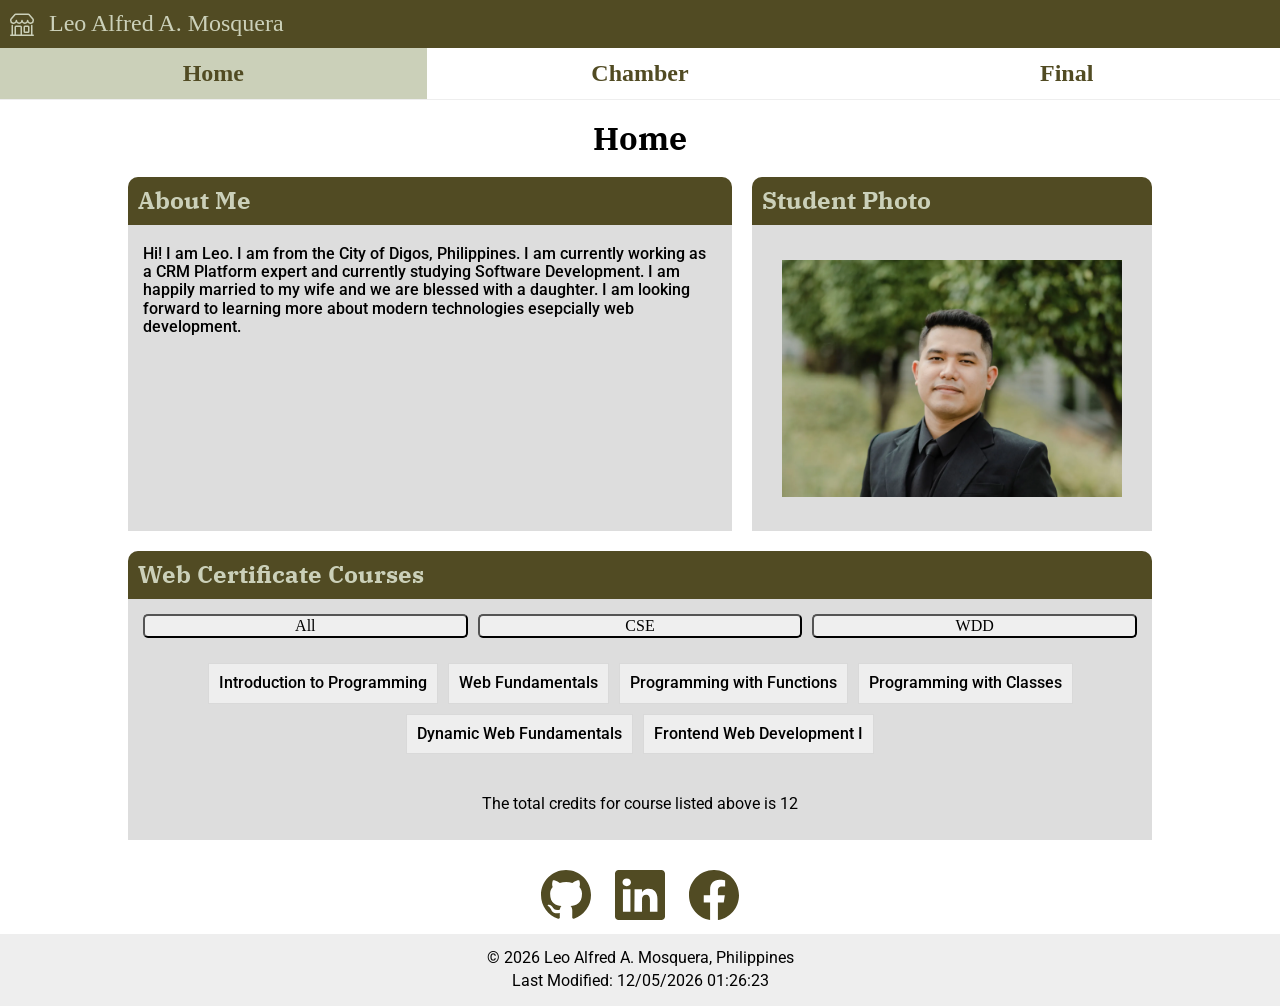
<file: index.html>
<!DOCTYPE html>
<html lang="en">

<head>
    <meta charset="UTF-8">
    <meta name="viewport" content="width=device-width, initial-scale=1.0">
    <title>WDD 231 - Leo Alfred A. Mosquera</title>
    <meta name="description"
        content="Homepage for my WDD 231: Web Frontend Development at Brigham Young University - Idaho">
    <meta name="author" content="Leo Alfred A. Mosquera">
    <meta property="og:title" content="WDD 231 - Leo Alfred A. Mosquera">
    <meta property="og:description"
        content="Homepage for my WDD 231: Web Frontend Development at Brigham Young University - Idaho">
    <meta property="og:image" content="https://i.ibb.co/7xf0WR2x/Alfdev-Orbit-Tech-Logo.png">
    <meta property="og:url" content="https://leoaam24.github.io/wdd231/">

    <link href="./styles/normalize.css" rel="stylesheet">
    <link href="./styles/small.css" rel="stylesheet">
    <link href="./styles/larger.css" rel="stylesheet">

    <link rel="icon" href="./favicon.ico">

    <link rel="preconnect" href="https://fonts.googleapis.com">
    <link rel="preconnect" href="https://fonts.gstatic.com" crossorigin>
    <link
        href="https://fonts.googleapis.com/css2?family=IBM+Plex+Serif:ital,wght@0,100;0,200;0,300;0,400;0,500;0,600;0,700;1,100;1,200;1,300;1,400;1,500;1,600;1,700&family=Roboto:ital,wght@0,100..900;1,100..900&display=swap"
        rel="stylesheet" media="print" onload="this.media='all'">

    <script src="./scripts/index.js" defer></script>
    <script src="./scripts/courses.js" defer></script>
</head>

<body>
    <header>
        <img src="./images/shop.svg" alt="personal-logo" id="personalLogo">
        <span id="myName">Leo Alfred A. Mosquera</span>
        <span id="hmbrgrBtn" class="hmbrgrBtn"></span>
    </header>
    <nav>
        <a class="navItem current" href="#">Home</a>
        <a class="navItem" href="#">Chamber</a>
        <a class="navItem" href="#">Final</a>
    </nav>
    <main>
        <h1>Home</h1>
        <section id="aboutMe" class="sectionCard">
            <h2>About Me</h2>
            <p>Hi! I am Leo. I am from the City of Digos, Philippines. I am currently working as a CRM Platform
                expert and
                currently studying Software Development. I am happily married to my wife and we are blessed with a
                daughter. I am looking forward to learning more about modern technologies esepcially web
                development.</p>
        </section>
        <section id="studentPhoto" class="sectionCard">
            <h2>Student Photo</h2>
            <img src="./images/profile.webp" alt="my-photo" width="400">
        </section>
        <section id="courses" class="sectionCard">
            <h2>Web Certificate Courses</h2>
            <div id="buttonSelection">
                <button id="All">All</button>
                <button id="CSE">CSE</button>
                <button id="WDD">WDD</button>
            </div>
            <div id="buttonResults">
            </div>
            <p>The total credits for course listed above is <span id="totalCredits"></span> </p>
        </section>
        <dialog id="course-details">
        </dialog>
    </main>
    <footer>
        <div id="socialLinks">
            <a href="https://github.com/leoaam24/wdd231"><img src="./images/github.svg" alt="github-icon"
                    width="50"></a>
            <a href="https://www.linkedin.com/in/leo-alfred-mosquera-005425144/"><img src="./images/linkedin.svg"
                    alt="linkedIn-icon" width="50"></a>
            <a href="https://www.facebook.com/leoaam24/"><img src="./images/facebook.svg" alt="facebook-icon"
                    width="50"></a>
        </div>
        <div id="footerText">
            <p>© <span id="currentyear"></span> Leo Alfred A. Mosquera, Philippines</p>
            <p>Last Modified: <span id="lastModified"></span></p>
        </div>
    </footer>
</body>

</html>
</file>
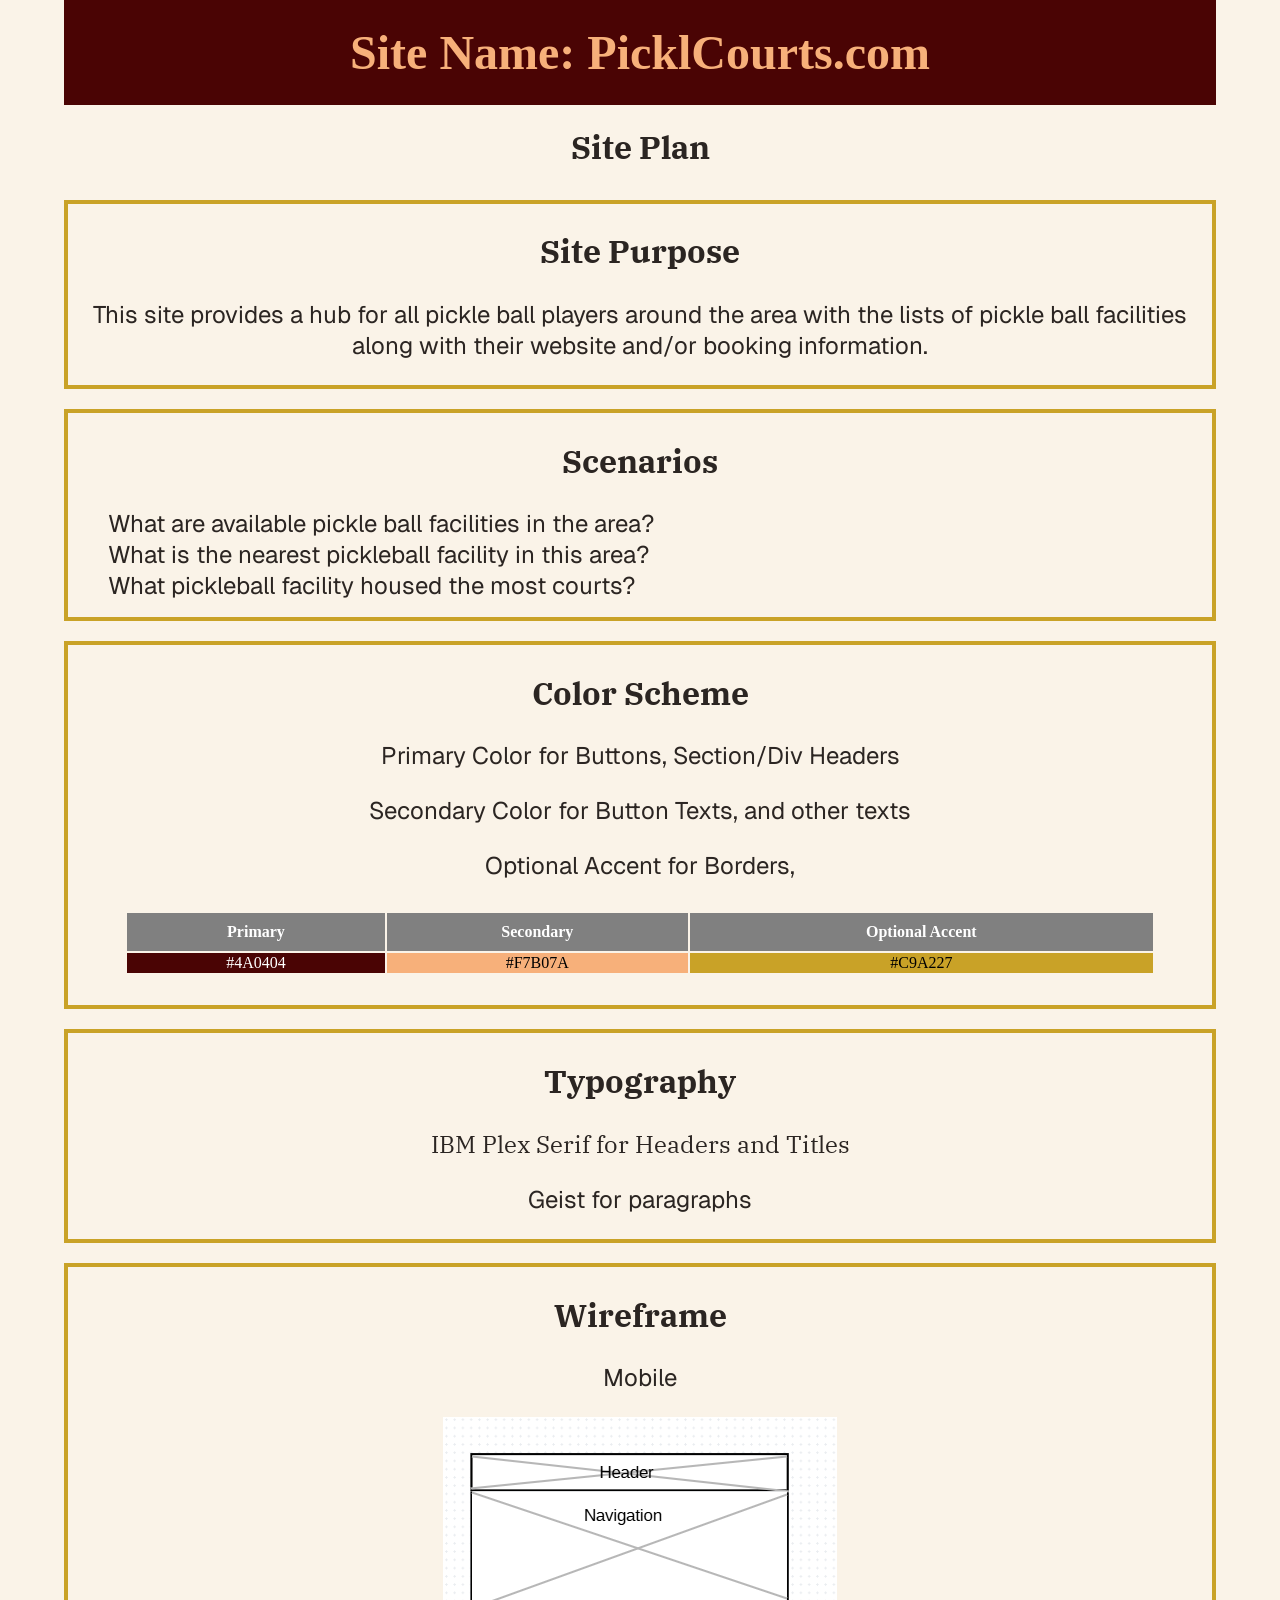
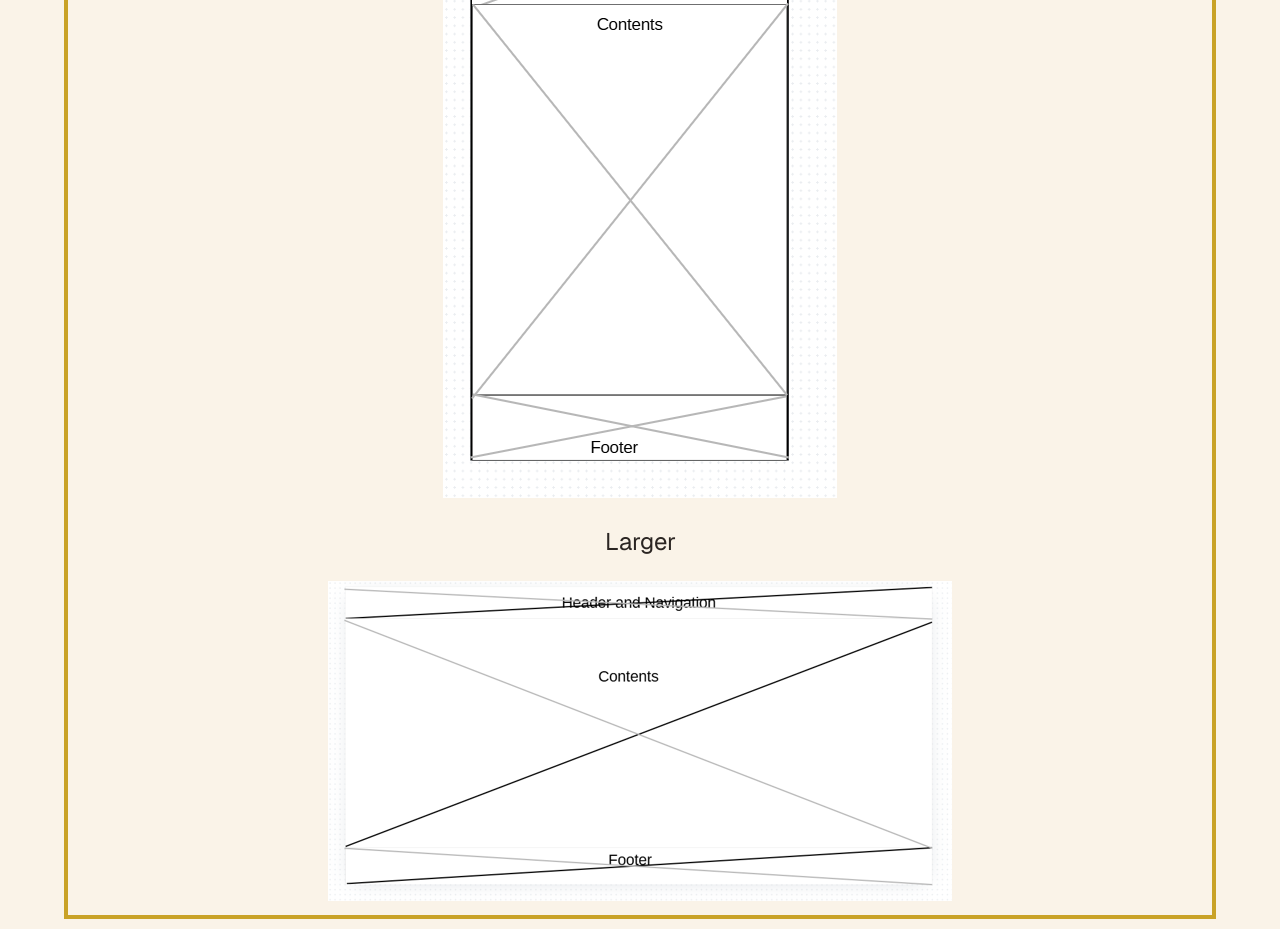
<file: picklCourts-site-plan.html>
<!DOCTYPE html>
<html lang="en">

<head>
    <meta charset="UTF-8">
    <meta name="viewport" content="width=device-width, initial-scale=1.0">
    <title>PicklCourts Site Plan Page</title>
    <link rel="stylesheet" href="./styles/siteplan.css">

    <link rel="preconnect" href="https://fonts.googleapis.com">
    <link rel="preconnect" href="https://fonts.gstatic.com" crossorigin>
    <link
        href="https://fonts.googleapis.com/css2?family=Geist:ital,wght@0,100..900;1,100..900&family=IBM+Plex+Serif:ital,wght@0,100;0,200;0,300;0,400;0,500;0,600;0,700;1,100;1,200;1,300;1,400;1,500;1,600;1,700&display=swap"
        rel="stylesheet">

</head>

<body>
    <header>
        Site Name: PicklCourts.com
    </header>
    <main>
        <h1>Site Plan</h1>
        <div id="purpose">
            <h2 class="purposeTitle">Site Purpose</h2>
            <p>This site provides a hub for all pickle ball players around the area with the lists of pickle ball
                facilities along
                with their website and/or booking information.</p>
        </div>
        <div id="scenarios">
            <h2 class="scenariosTitle">Scenarios</h2>
            <ol class="scenarioLists">
                <li class="scenarios">What are available pickle ball facilities in the area?</li>
                <li class="scenarios">What is the nearest pickleball facility in this area?</li>
                <li class="scenarios">What pickleball facility housed the most courts?</li>
            </ol>
        </div>
        <div id="colors">
            <h2 class="colorTitle">Color Scheme</h2>
            <p> Primary Color for Buttons, Section/Div Headers</p>
            <p> Secondary Color for Button Texts, and other texts</p>
            <p> Optional Accent for Borders, </p>
            <table class="colors">
                <tr>
                    <th>Primary</th>
                    <th>Secondary</th>
                    <th>Optional Accent</th>
                </tr>
                <tr>
                    <td id="primaryc">#4A0404</td>
                    <td id="secondaryc">#F7B07A</td>
                    <td id="optionalc">#C9A227</td>
                </tr>
            </table>
        </div>
        <div id="typography">
            <h2 class="typoTitle">Typography</h2>
            <p id="ibmplex">IBM Plex Serif for Headers and Titles</p>
            <p id="geist">Geist for paragraphs</p>
        </div>
        <div id="wireframe">
            <h2 class="wireframeTitle">Wireframe</h2>
            <div class="wireframes">
                <p>Mobile</p>
                <img src="./images/wireframe-mobile.png" alt="image of mobile version of wireframe">
            </div>
            <div class="wireframes">
                <p>Larger</p>
                <img src="./images/wireframe-larger.png" alt="image of larger view version of wireframe">
            </div>
        </div>
    </main>
</body>

</html>
</file>
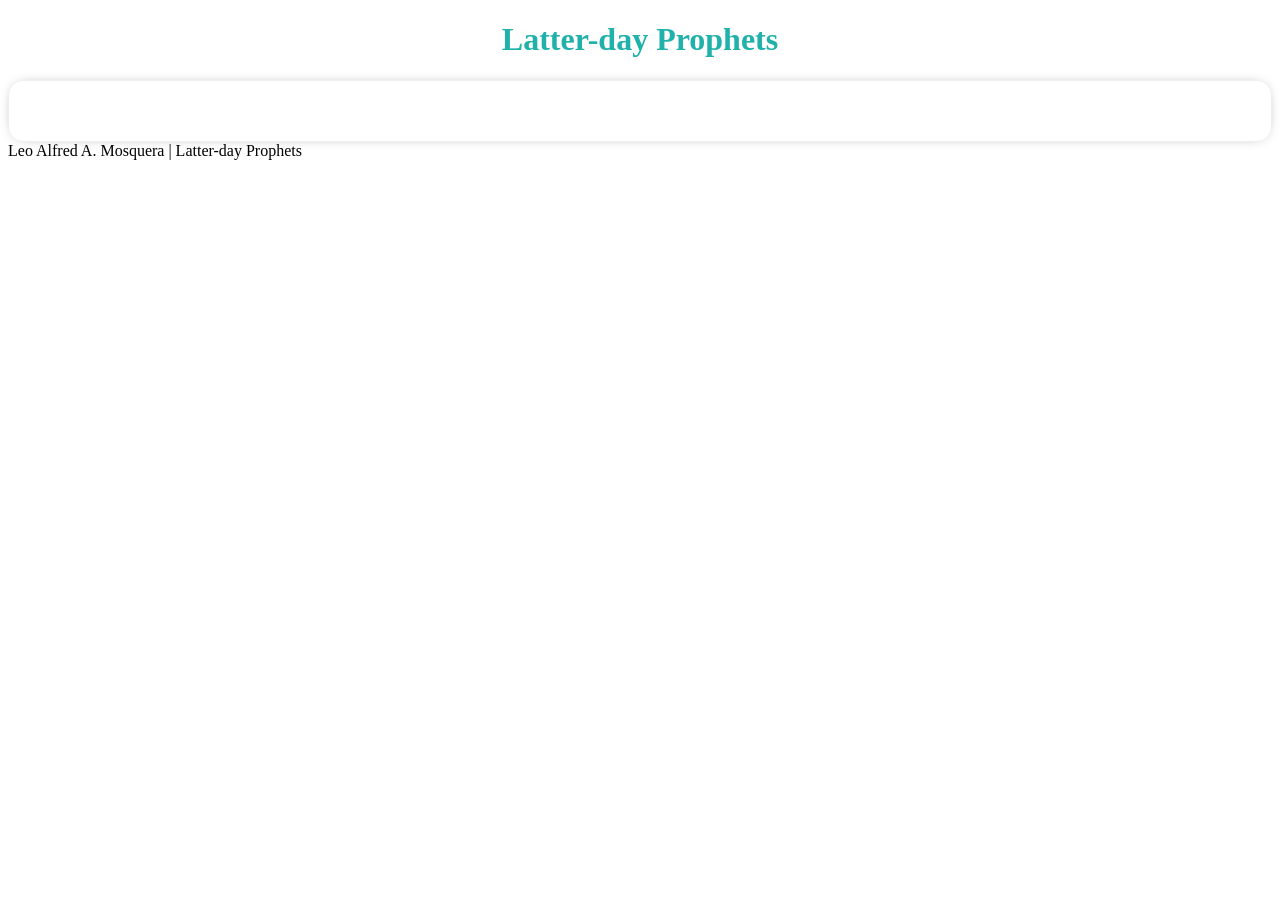
<file: prophets.html>
<!DOCTYPE html>
<html lang="en">

<head>
    <meta charset="UTF-8">
    <meta name="viewport" content="width=device-width, initial-scale=1.0">
    <title>Prophets - WDD 231</title>
    <meta name="description" content="This is an activity for testing using FETCH API.">
    <meta name="author" content="Leo Alfred A. Mosquera">
    <link rel="stylesheet" href="./styles/prophets.css">
    <script src="./scripts/prophets.js" defer></script>
</head>

<body>
    <header>
        <h1>Latter-day Prophets</h1>
    </header>
    <main>
        <div id="cards"></div>
    </main>
    <footer>
        Leo Alfred A. Mosquera | Latter-day Prophets
    </footer>
</body>

</html>
</file>
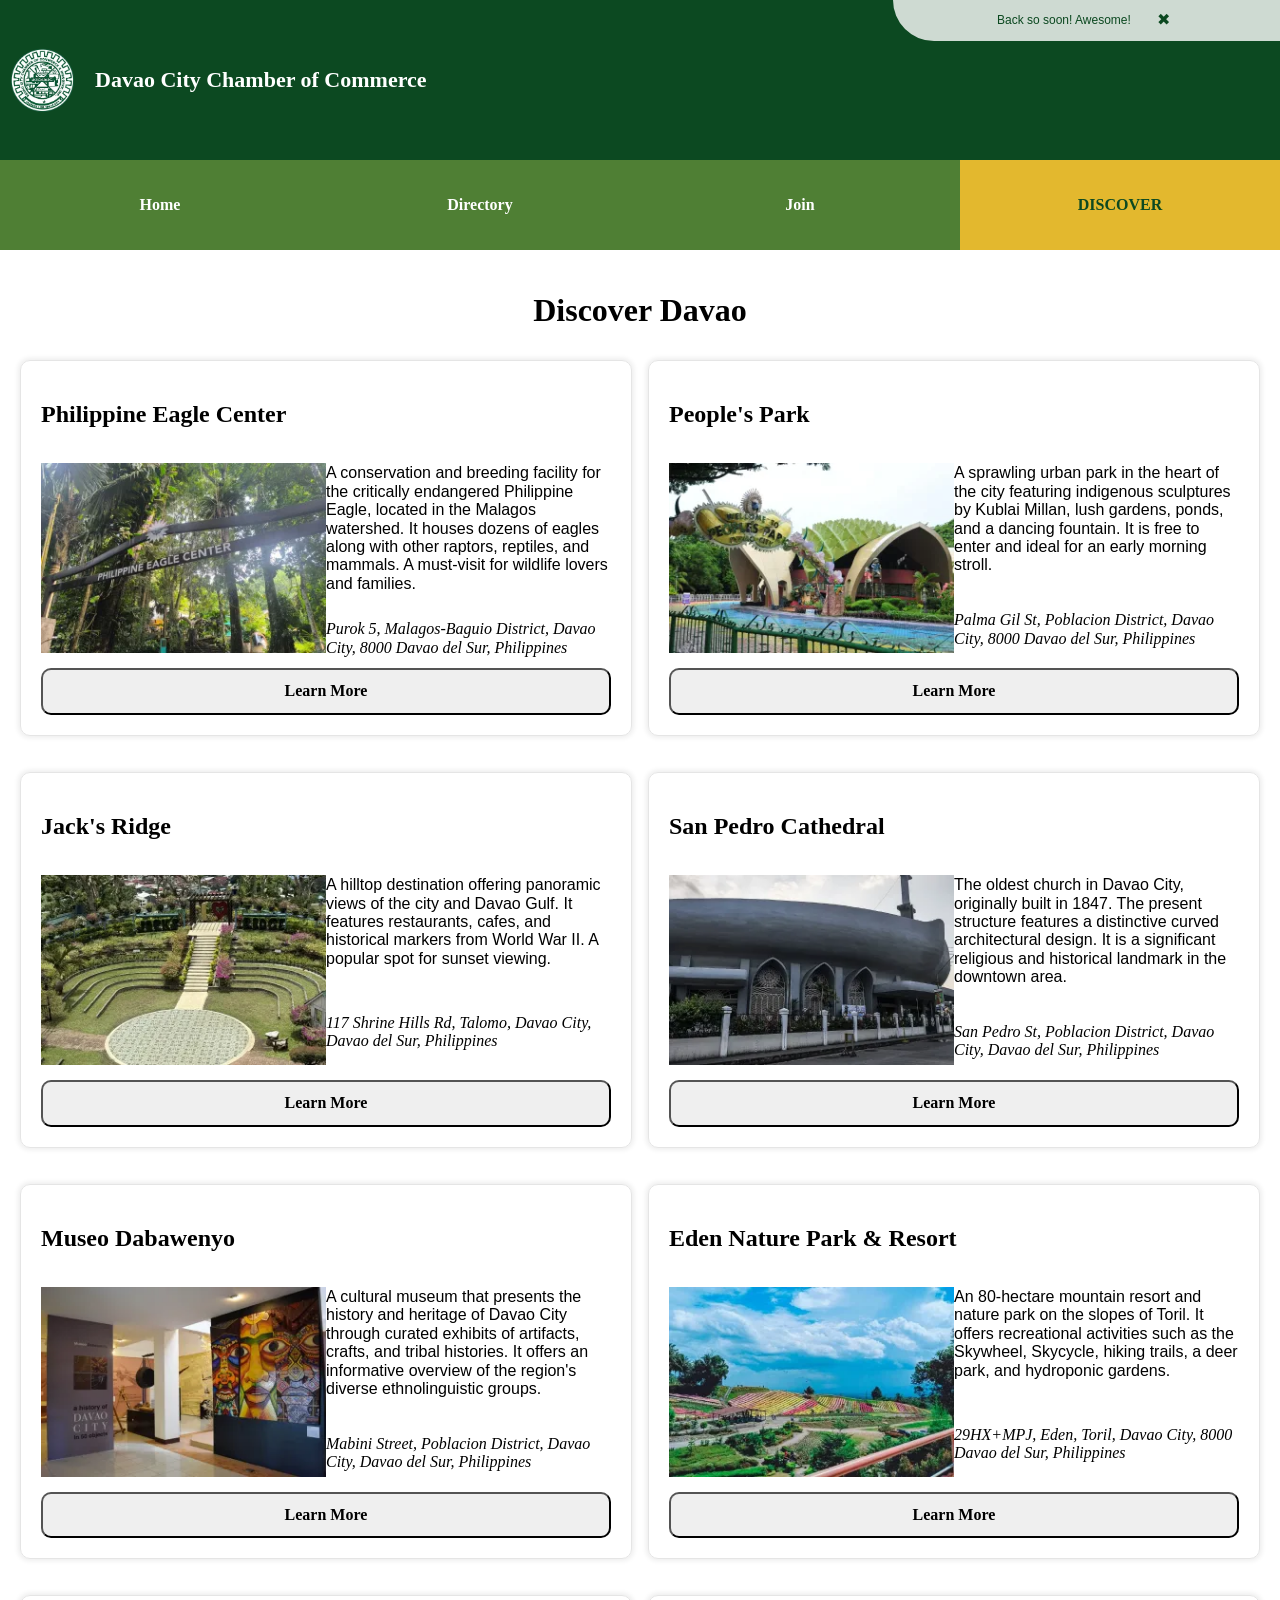
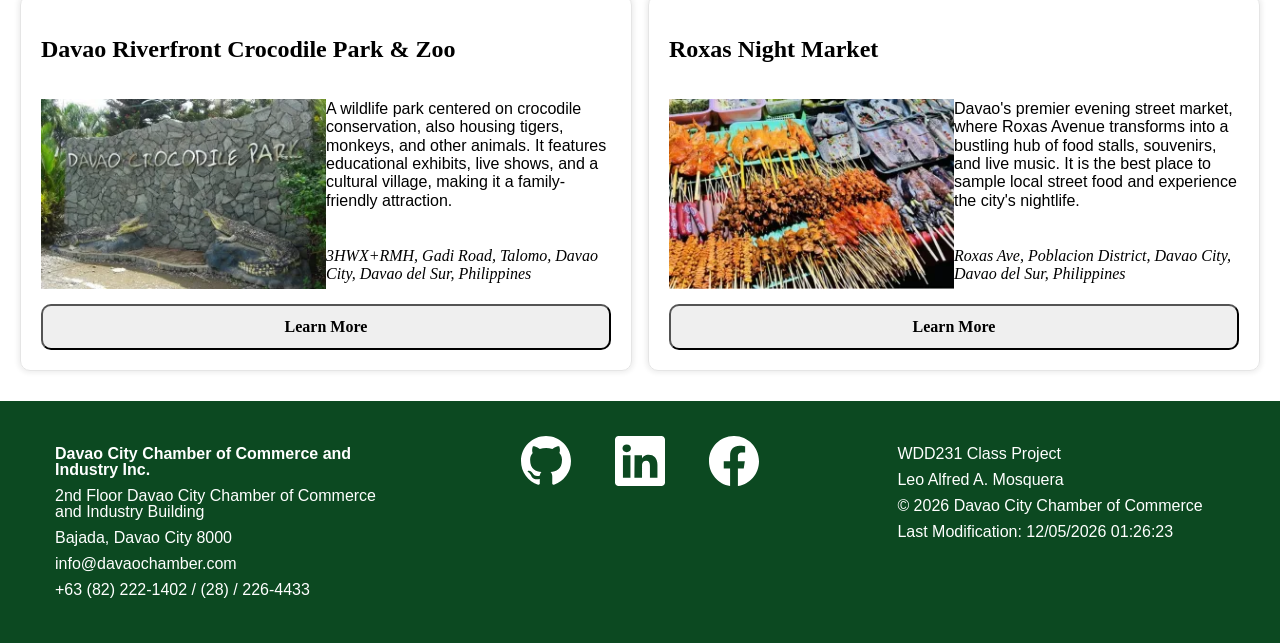
<file: chamber/discover.html>
<!DOCTYPE html>
<html lang="en">

<head>
    <meta charset="UTF-8">
    <meta name="viewport" content="width=device-width, initial-scale=1.0">
    <title>Chamber of Commerce Website — Discover</title>
    <meta name="description"
        content="Discover page for Chamber of Commerce website assignment in WDD 231: Web Frontend Development at Brigham Young University - Idaho">
    <meta name="author" content="Leo Alfred A. Mosquera">
    <meta property="og:title" content="Chamber of Commerce — Discover Page">
    <meta property="og:description"
        content="Discover page for Chamber of Commerce website assignment in WDD 231: Web Frontend Development at Brigham Young University - Idaho">
    <meta property="og:image" content="https://leoaam24.github.io/wdd231/chamber/images/dcccii.webp">
    <meta property="og:url" content="https://leoaam24.github.io/wdd231/chamber/discover">

    <link rel="icon" href="./favicon.ico">

    <link rel="stylesheet" href="./styles/normalize.css">
    <link rel="stylesheet" href="./styles/small.css">
    <link rel="stylesheet" href="./styles/medium.css">
    <link rel="stylesheet" href="./styles/larger.css">

    <link rel="preconnect" href="https://fonts.googleapis.com">
    <link rel="preconnect" href="https://fonts.gstatic.com" crossorigin>
    <link
        href="https://fonts.googleapis.com/css2?family=Fira+Sans:ital,wght@0,100;0,200;0,300;0,400;0,500;0,600;0,700;0,800;0,900;1,100;1,200;1,300;1,400;1,500;1,600;1,700;1,800;1,900&family=PT+Serif:ital,wght@0,400;0,700;1,400;1,700&display=swap"
        rel="stylesheet" media="print">
    <script src="./scripts/base.js" defer></script>
    <script type="module" src="./scripts/discover.mjs"></script>
</head>

<body>
    <header>
        <div id="websiteBrand">
            <img src="./images/logo.webp" alt="davao city chamber of commerce logo" width="160" height="160">
            <span id="websiteTitle">Davao City Chamber of Commerce</span>
        </div>
        <span id="hmbrgrBtn" class=".hmbrgrBtn open"></span>
    </header>
    <span id="visitorStatus"></span>
    <nav class="nav open">
        <ol>
            <li><a href="./index.html" class="navItem">Home</a></li>
            <li><a href="./directory.html" class="navItem">Directory</a></li>
            <li><a href="./join.html" class="navItem">Join</a></li>
            <li><a href="./discover.html" class="navItem current">Discover</a></li>
        </ol>
    </nav>
    <main class="discover">
        <h1>Discover Davao</h1>
        <div id="areasContainer">

        </div>
    </main>
    <footer>
        <div id="nameAndContacts">
            <p><strong>Davao City Chamber of Commerce and Industry Inc.</strong></p>
            <p>2nd Floor Davao City Chamber of Commerce and Industry Building</p>
            <p> Bajada, Davao City 8000</p>
            <p>info@davaochamber.com</p>
            <p>+63 ​(82) 222-1402 / (28) / 226-4433​</p>
        </div>
        <div id="socials">
            <a href="https://github.com/leoaam24/wdd231"><img src="./images/github.svg" alt="github-icon"
                    width="50"></a>
            <a href="https://www.linkedin.com/in/leo-alfred-mosquera-005425144/"><img src="./images/linkedin.svg"
                    alt="linkedIn-icon" width="50"></a>
            <a href="https://www.facebook.com/leoaam24/"><img src="./images/facebook.svg" alt="facebook-icon"
                    width="50"></a>
        </div>
        <div id="devInfo">
            <p>WDD231 Class Project</p>
            <p>Leo Alfred A. Mosquera</p>
            <p>© <span id="currentyear"></span> Davao City Chamber of Commerce</p>
            <p>Last Modification: <span id="lastModified"></span></p>
        </div>
    </footer>
</body>

</html>
</file>
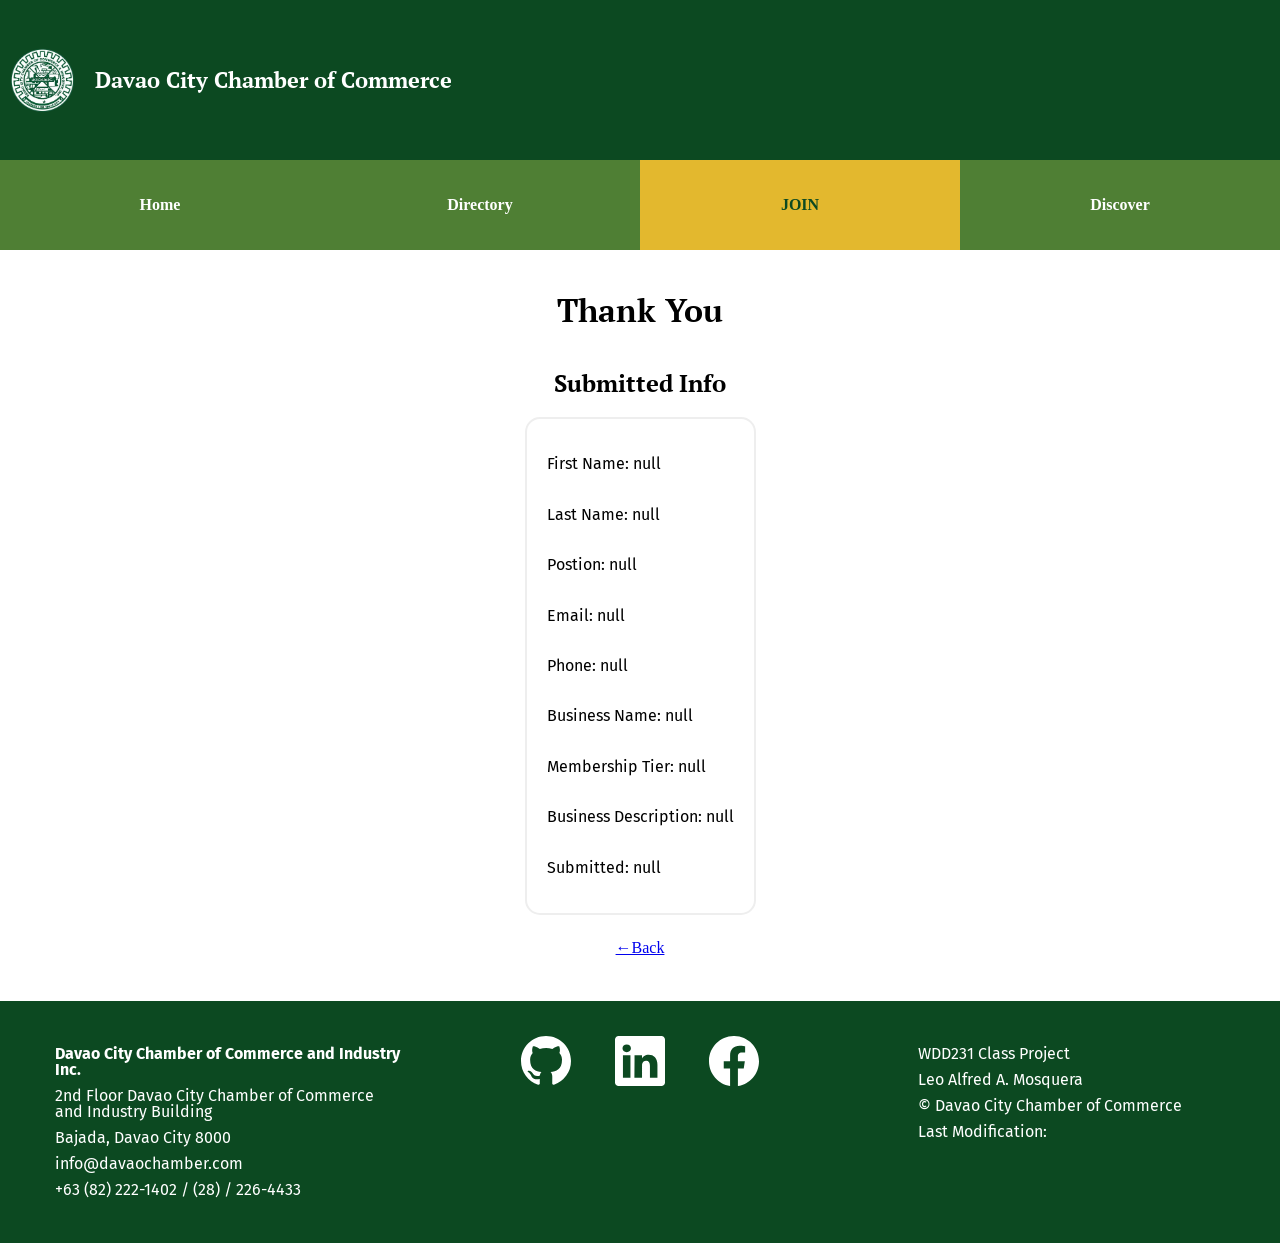
<file: chamber/thankyou.html>
<!DOCTYPE html>
<html lang="en">

<head>
    <meta charset="UTF-8">
    <meta name="viewport" content="width=device-width, initial-scale=1.0">
    <title>Chamber of Commerce Website — Directory</title>
    <meta name="description"
        content="Thank you page for Chamber of Commerce website assignment in WDD 231: Web Frontend Development at Brigham Young University - Idaho">
    <meta name="author" content="Leo Alfred A. Mosquera">
    <meta property="og:title" content="Chamber of Commerce — Thank You Page">
    <meta property="og:description"
        content="Thank you page for Chamber of Commerce website assignment in WDD 231: Web Frontend Development at Brigham Young University - Idaho">
    <meta property="og:image" content="https://leoaam24.github.io/wdd231/chamber/images/dcccii.webp">
    <meta property="og:url" content="https://leoaam24.github.io/wdd231/chamber/directory">

    <link rel="icon" href="./favicon.ico">

    <link rel="stylesheet" href="./styles/normalize.css">
    <link rel="stylesheet" href="./styles/small.css">
    <link rel="stylesheet" href="./styles/larger.css">

    <link rel="preconnect" href="https://fonts.googleapis.com">
    <link rel="preconnect" href="https://fonts.gstatic.com" crossorigin>
    <link
        href="https://fonts.googleapis.com/css2?family=Fira+Sans:ital,wght@0,100;0,200;0,300;0,400;0,500;0,600;0,700;0,800;0,900;1,100;1,200;1,300;1,400;1,500;1,600;1,700;1,800;1,900&family=PT+Serif:ital,wght@0,400;0,700;1,400;1,700&display=swap"
        rel="stylesheet" media="print" onload="this.media='all'">
    <script src="./scripts/base.js" defer></script>
    <script type="module" src="./scripts/thankyou.mjs" defer></script>
</head>

<body>
    <header>
        <div id="websiteBrand">
            <img src="./images/logo.webp" alt="davao city chamber of commerce logo" width="160" height="160">
            <span id="websiteTitle">Davao City Chamber of Commerce</span>
        </div>
        <span id="hmbrgrBtn" class=".hmbrgrBtn open"></span>
    </header>
    <nav class="nav open">
        <ol>
            <li><a href="./index.html" class="navItem">Home</a></li>
            <li><a href="./directory.html" class="navItem">Directory</a></li>
            <li><a href="./join.html" class="navItem current">Join</a></li>
            <li><a href="./discover.html" class="navItem">Discover</a></li>
        </ol>
    </nav>
    <main class="thankyou">
        <h1>Thank You</h1>
        <div class="thank-you-container">
            <section class="thank-you">
                <h2>Submitted Info</h2>
                <div id="infos"></div>
                <a href="index.html" id="backBtn">&#8592;Back</a>
            </section>
        </div>
    </main>
    <footer>
        <div id="nameAndContacts">
            <p><strong>Davao City Chamber of Commerce and Industry Inc.</strong></p>
            <p>2nd Floor Davao City Chamber of Commerce and Industry Building</p>
            <p> Bajada, Davao City 8000</p>
            <p>info@davaochamber.com</p>
            <p>+63 ​(82) 222-1402 / (28) / 226-4433​</p>
        </div>
        <div id="socials">
            <a href="https://github.com/leoaam24/wdd231"><img src="./images/github.svg" alt="github-icon"
                    width="50"></a>
            <a href="https://www.linkedin.com/in/leo-alfred-mosquera-005425144/"><img src="./images/linkedin.svg"
                    alt="linkedIn-icon" width="50"></a>
            <a href="https://www.facebook.com/leoaam24/"><img src="./images/facebook.svg" alt="facebook-icon"
                    width="50"></a>
        </div>
        <div id="devInfo">
            <p>WDD231 Class Project</p>
            <p>Leo Alfred A. Mosquera</p>
            <p>© <span id="currentyear"></span> Davao City Chamber of Commerce</p>
            <p>Last Modification: <span id="lastModified"></span></p>
        </div>
    </footer>
</body>

</html>
</file>
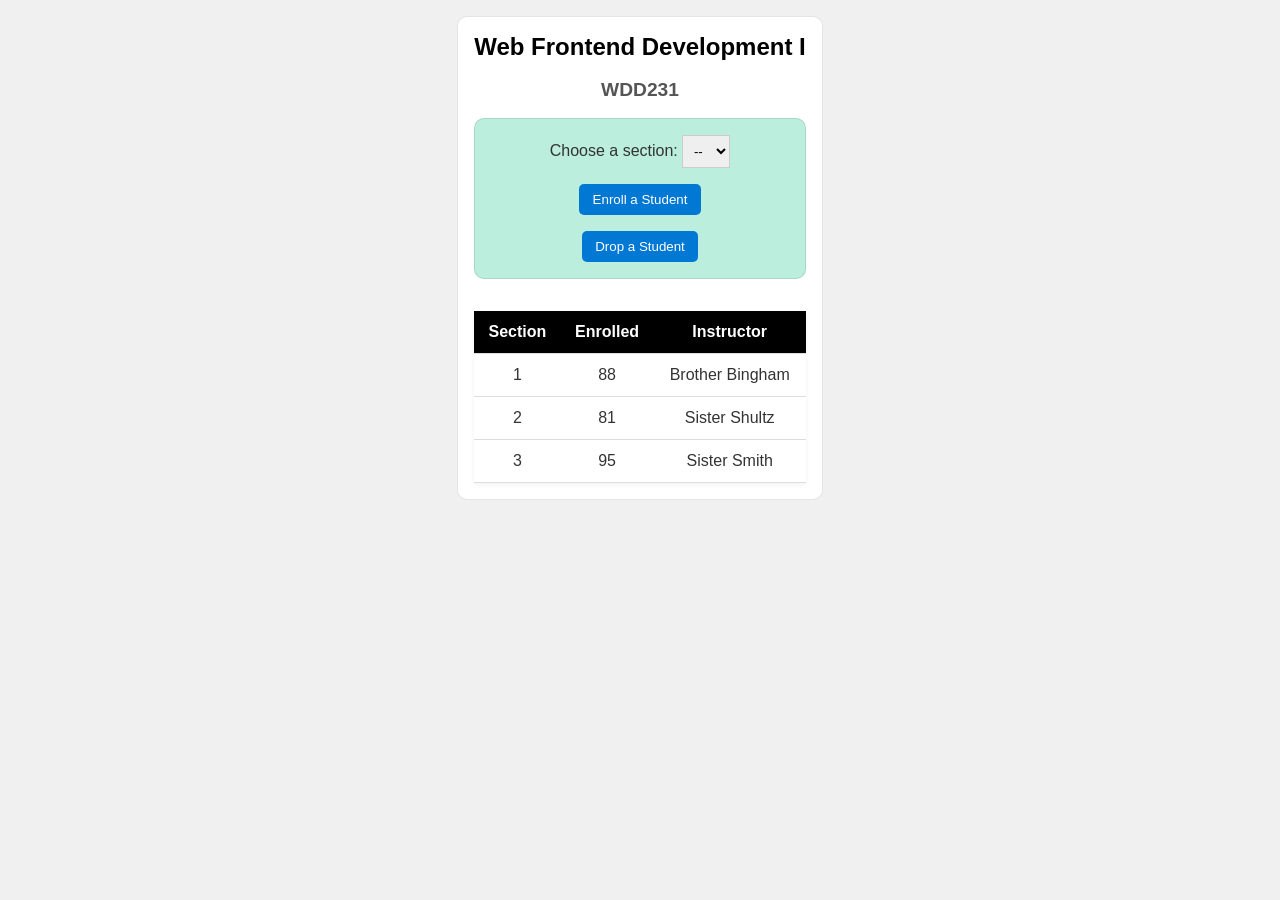
<file: week3/modules.html>
<!DOCTYPE html>
<html lang="en">

<head>
    <meta charset="UTF-8">
    <meta name="viewport" content="width=device-width, initial-scale=1.0">
    <title>Modules Example: Course and Sections</title>
    <link rel="stylesheet" href="styles/modules.css">
    <script type="module" src="scripts/modules.mjs"></script>
</head>
<!--Call to Action-->
<body>
    <main>
        <h1 id="courseName"></h1>
        <h2 id="courseCode"></h2>

        <div id="enrollment">
            <label for="sectionNumber">Choose a section:</label>
            <select id="sectionNumber">
                <option value="0" disabled selected>--</option>
            </select>
            <button id="enrollStudent">Enroll a Student</button>
            <button id="dropStudent">Drop a Student</button>
        </div>

        <table>
            <thead>
                <tr>
                    <th>Section</th>
                    <th>Enrolled</th>
                    <th>Instructor</th>
                </tr>
            </thead>
            <tbody id="sections"></tbody>
        </table>
    </main>
</body>

</html>
</file>
<file: styles/small.css>
:root {
    --primary-color: #514b23;
    --secondary-color: #656839;
    --lighter-color: #cbc9ad;
    --non-complement-color: #cbd0b9;
    --other-color: #bddbd0;
}

body {
    display: block;
}

h1,
h2,
h3,
h4,
h5,
h6 {
    font-family: "IBM Plex Serif", serif;
}

p {
    font-family: "Roboto", sans-serif;
}

/************************** HEADER **************************/
header {
    display: grid;
    grid-template-columns: 24px auto 44px;
    gap: 15px;
    background-color: var(--primary-color);
    color: var(--non-complement-color);
    padding: 10px;
}

#personalLogo {
    align-self: center;
}

#myName {
    font-size: 24px;
    align-self: center;
}


#hmbrgrBtn {
    align-self: center;
    text-align: center;
    padding: 0;
    margin: 0;
}

.hmbrgrBtn::before {
    content: "\2630";
    font-size: 24px;
}

.hmbrgrBtn.open::before {
    content: "\2716";
    font-size: 24px;
    color: var(--non-complement-color);
}

#hmbrgrBtn:hover {
    cursor: pointer;
}

/************************** NAVIGATION **************************/
nav {
    display: none;
}

nav.open {
    display: flex;
    flex-direction: column;
    justify-content: space-evenly;
    background-color: #eee;
}

.navItem {
    text-align: left;
    max-width: 100%;
    padding: .75rem;
    border: 1px solid black;
    text-decoration: none;
    color: var(--primary-color);
    font-weight: 900;
    font-size: 24px;
    transition: background-color .5s ease;
}

.navItem:hover {
    cursor: pointer;
    background-color: var(--other-color);
}

.navItem.current {
    background-color: var(--non-complement-color);
}


/************************** MAIN **************************/

/****** COURSE — HOME ******/
dialog {
    border: 1px solid rgb(0 0 0 / 10%);
    border-radius: .25rem;
    padding: 1rem;
    background-color: #fff;
    box-shadow: 0 0 3rem #777;
    width: 90%;
    max-width: 600px;
}

dialog::backdrop {
    background-color: rgb(0 0 0 / 50%);
}

dialog button {
    position: absolute;
    top: 23px;
    right: 23px;
    padding: .5rem 1rem;
    border: 1px solid rgb(0 0 0 / 10%);
}

#coursesTaken {
    cursor: pointer;
    transition: box-shadow .2s ease-out;
}

#coursesTaken:hover {
    border: 1px solid black;
    border-radius: 10px;
    box-shadow: inset 0px 2px 10px 1px #fff;
}

#coursesTaken:active {
    box-shadow: inset 0px 2px 10px 1px gray;
}

#closeModal {
    padding: .75rem;
    cursor: pointer;
}

main {
    display: block;
    max-width: 900px;
    padding: 20px;
}

#aboutMe,
#studentPhoto,
#courses {
    display: block;
    background-color: #dddddd;
    border-top-right-radius: 10px;
    border-top-left-radius: 10px;
    width: 100%;
}

#aboutMe h2,
#studentPhoto h2,
#courses h2 {
    background-color: var(--primary-color);
    color: var(--non-complement-color);
    padding: 10px;
    margin-bottom: 5px;
    border-top-left-radius: 10px;
    border-top-right-radius: 10px;
}

#aboutMe p {
    padding: 15px;
    margin-top: 5px;
    font-weight: 500;
}

#studentPhoto img {
    box-sizing: border-box;
    object-fit: contain;
    padding: 30px;
    max-width: 100%;
}

#buttonSelection {
    display: flex;
    justify-content: space-evenly;
    padding: 10px;
}

#buttonSelection button {
    width: 80%;
    border-radius: 5px;
    margin-right: 5px;
    margin-left: 5px;
}

#buttonResults {
    padding: 10px;
}

#buttonResults p {
    background-color: #eee;
    padding: 10px;
    margin: 5px;
    border: 1px solid #d9d9d9;
    text-align: center;
    font-weight: 500;
}

#courses p {
    text-align: center;
    padding: 10px;
}

#buttonResults .courseTaken.completed {
    background-color: var(--other-color);
    font-weight: 700;
}

.courseTaken.completed::before {
    content: "\2713";
    padding-right: 5px;
}


/************************** FOOTER **************************/
footer {

    padding: 10px;
}

#socialLinks {
    text-align: center;
    margin: 5px;
}

#footerText {
    background-color: #eee;
    padding: 10px;
}

#footerText p {
    text-align: center;
    margin: 5px;
}

#socialLinks a {
    margin: 10px;
}
</file>
<file: styles/larger.css>
@media screen and (min-width: 768px) {

    /************************** HEADER **************************/
    #hmbrgrBtn {
        display: none;
    }

    /************************** NAVIGATION **************************/

    nav,
    nav.open {
        display: flex;
        border-bottom: 1px solid #eee;
        justify-content: space-evenly;
        flex-direction: row;

    }

    .navItem {
        text-align: center;
        border: none;
        margin: 0;
        width: 100%;
    }

    /************************** MAIN **************************/
    main {
        padding: 20px;
        max-width: 80%;
        display: grid;
        grid-template-columns: 1fr;
        gap: 20px;
        margin: auto;
    }

    main h1 {
        grid-column: 1/3;
        justify-content: center;
        text-align: center;
        margin: 0;
    }

    #aboutMe {
        grid-column: 1/2;
        width: 100%;
    }

    #studentPhoto {
        grid-column: 2/3;
    }

    #courses {
        grid-column: 1/3;
    }

    #aboutMe h2,
    #studentPhoto h2,
    #courses h2 {
        margin-top: 0;
    }

    #buttonResults {
        justify-content: center;
        display: flex;
        flex-wrap: wrap;
    }

    #buttonResults p {
        padding: 10px;
    }

    /************************** FOOTER **************************/
    footer {
        padding: 0;
    }

    #socialLinks {
        margin: 10px;
    }

}
</file>
<file: styles/siteplan.css>
:root {
    --primary-color: #4A0404;
    --secondary-color: #F7B07A;
    --background: #FAF3E8;
    --text-dark: #2B2522;
    --optional-accent: #C9A227;
    --div-border: 4px solid var(--optional-accent);
}

body {
    margin: 0 auto;
    max-width: 90%;
    background-color: var(--background);
}

header {
    font-weight: 900;
    font-size: 3rem;
    text-align: center;
    background-color: var(--primary-color);
    color: var(--secondary-color);
    padding: 25px;
}

h1,
h2,
h3,
h4,
h5,
h6 {
    font-family: 'IBM Plex Serif', serif;
    color: var(--text-dark);
    font-size: 2rem;
}

div {
    margin: 10px 0;
}

p,
li {
    font-family: 'Geist', sans-serif;
    color: var(--text-dark);
    font-size: 1.5rem;
}

main {
    display: flex;
    flex-direction: column;
    justify-content: center;
    text-align: center;
    align-self: center;
}

#purpose,
#scenarios,
#colors,
#typography,
#wireframe {
    border: var(--div-border);
}

.scenarios {
    list-style-type: none;
    text-align: left;
    justify-self: center;
}

.colors {
    width: 90%;
    margin: 30px auto;
    text-align: center;
}

.colors th {
    background-color: gray;
    ;
    color: #fff;
    padding: 10px 0;
}

#primaryc {
    background-color: var(--primary-color);
    color: #fff;
}

#secondaryc {
    background-color: var(--secondary-color);
}

#optionalc {
    background-color: var(--optional-accent);
}

#ibmplex {
    font-family: 'IBM Plex Serif', serif;
}

#geist {
    font-family: 'Geist', sans-serif;
}
</file>
<file: styles/prophets.css>
h1 {
    text-align: center;
    font-weight: 700;
    color: lightseagreen;
}

#cards {
    padding: 30px;
    border: 1px solid #eee;
    box-shadow: 0 0 15px -10px;
    border-radius: 15px;
    display: flex;
    flex-wrap: wrap;
    gap: 10px;
}

#card {
    display: flex;
    flex-direction: column;
    background-color: aquamarine;
    padding: 20px;
    line-height: .5;
}

#cardName,
#cardDate,
#cardPlace {
    text-align: center;
}

#card img {
    border: -10px solid #ddd;
    box-shadow: 0 0 15px 2px;
}

@media screen and (max-width:760px) {
    #cards {
        padding: 10px;
        justify-content: center;
        flex-direction: column;
    }

    #card {
        max-width: 100%;
        padding: 20px;
        box-sizing: border-box;
    }

    #card img {
        min-width: 0;
        max-width: 100%;
        height: auto;
        box-sizing: border-box;
        object-fit: contain;
    }
}
</file>
<file: chamber/styles/small.css>
:root {
    --primary-color: #0c4921;
    --secondary-color: #4F7F34;
    --tertiary-color: #E3B82E;
    --border: 1px solid #eee;
}


@property --glow-angle {
    syntax: "<angle>";
    initial-value: 0deg;
    inherits: false;
}


@keyframes spin-glow {
    to {
        --glow-angle: 360deg;
    }
}


@keyframes fadeColorNp {
    from {
        border: inherit;
        transform: scale(1);
    }

    to {
        border: inherit;
        transform: scale(1.05);
    }
}

@keyframes fadeColorBr {
    from {
        border: inherit;
        transform: scale(1);
    }

    to {
        border: inherit;
        transform: scale(1.05);
    }
}

@keyframes fadeColorSi {
    from {
        border: inherit;
        transform: scale(1);
    }

    to {
        border: inherit;

        transform: scale(1.05);
    }
}

@keyframes fadeColorGo {
    from {
        border: inherit;
        transform: scale(1);
    }

    to {
        border: inherit;

        transform: scale(1.05);
    }
}




@keyframe * {
    box-sizing: border-box;
}

body {
    display: flex;
    flex-direction: column;
    max-width: 900px;
    margin: 0 auto;
    min-height: 100dvh;
}


h1,
h2,
h3,
h4,
h5,
h6 {
    font-family: 'PT Serif', serif;
}

p {
    font-family: 'Fira Sans', sans-serif;
}



/*************** HEADER ***************/

header {
    display: grid;
    grid-template-columns: minmax(0, 1fr) 44px;
    background-color: var(--primary-color);
    max-width: 100%;
    margin: 0;
}

#websiteBrand {
    display: grid;
    grid-template-columns: 75px auto;
    min-width: 0;
    gap: 20px;
    align-items: center;
}

header #websiteBrand img {
    grid-column: 1/2;
    box-sizing: border-box;
    object-fit: contain;
    min-width: 0;
    max-width: 100%;
    padding-left: 10px;
}

#websiteTitle {
    font-family: 'PT Serif', serif;
    font-weight: 800;
    color: #ffff;
    min-width: 0;
    font-size: 22px;
}

#hmbrgrBtn {
    display: flex;
    align-items: center;
    justify-content: center;
}

#hmbrgrBtn.open::before {
    text-align: center;
    align-self: center;
    grid-column: 2/3;
    content: "\2716";
    font-size: 24px;
    color: #ffff;
    cursor: pointer;
}

#hmbrgrBtn::before {
    content: "\2630";
    font-size: 24px;
    color: #ffff;
    cursor: pointer;

}

#visitorStatus {
    display: none;
    flex-direction: row;
    position: fixed;
    top: 0;
    right: 0;
    background-color: #fff;
    max-width: 100%;
    width: 100%;
    padding: .10rem;
    opacity: .8;
    text-align: center;
    border-bottom-left-radius: 50px;
    justify-content: center;
    gap: 20px;
    transition: opacity .5s ease;
}

#visitorStatus p {
    font-size: .75rem;
    color: var(--primary-color);
    font-weight: 500;
}

.messageBtn {
    cursor: pointer;
    background-color: transparent;
    border: 0;
}

.messageBtn::before {
    color: var(--primary-color);
    content: "\2716";
}

/*************** NAVIGATION ***************/
nav {
    display: none;
}

nav.open {
    margin: 0;
    display: block;
}

nav.open ol {
    display: flex;
    flex-direction: column;
    margin: 0;
    padding: 0;
}


nav.open ol li {
    display: flex;
    list-style-type: none;
    margin: 0;

}

.navItem {
    text-decoration: none;
    color: #ffff;
    background-color: var(--secondary-color);
    padding: 36px;
    margin: 0;
    font-weight: 700;
    cursor: pointer;
    transition: background-color .5s ease;
    width: 100%;
}



.navItem:hover,
.navItem.current {
    background-color: var(--tertiary-color);
    color: var(--primary-color);
    text-transform: uppercase;
}




/*************** MAIN ***************/

main {
    flex: 1;
    margin: 0 auto;
    padding: 20px;
}

main h2 {
    text-align: center;
}

/****** HOME ******/

.home {
    display: flex;
    flex-direction: column;
}

.home h1 {
    text-align: center;
}

#hero-container {
    margin-bottom: 20px;
}

#heroImage {
    box-shadow: 0 10px 15px -10px #d5d5d5;
}

#heroImage,

#currentEventImage {
    object-fit: cover;
    max-width: 100%;
    min-width: 0%;
}

#joinBtn {
    padding: .75rem;
    border-radius: 50px;
    max-width: 100%;
    width: 100%;
    background-color: var(--secondary-color);
    color: #fff;
    font-weight: 800;
    text-transform: uppercase;
    margin: 20px auto;
    cursor: pointer;
    letter-spacing: 2px;
    transition: background-color .5s ease, transform .3s ease, border-radius 1s ease-out, color 1s ease-out, letter-spacing 1s ease-out;
}

#joinBtn:hover {
    transform: scale(1.1);
    border-radius: 5px;
    background-color: #E3B82E;
    color: #0c4921;
    letter-spacing: 5px;
}

#currentEvents {
    border: var(--border);
    padding: 25px;
    border-radius: 15px;
    background-color: #0c4921;
    color: #fff;
    box-shadow: 0 0 5px 1px var(--primary-color);
}


#currentEvents:hover h2 {
    letter-spacing: 5px;
}

#currentEvents p {
    transition: line-height .5s ease-out;
}

#currentEvents:hover p {
    line-height: 1.5;
}

#currentEvents h2 {
    max-width: 100%;
    color: #fff;
    max-height: 100%;
    height: 100%;
    transition: letter-spacing .5s ease;
}


#currentEvents hr {
    border: var(--border);
    margin: 20px auto;
}

#currentEvents ol li {
    list-style-type: disc;
}

#eventDate::before {
    content: "🗓️";
}

#eventLocation::before {
    content: "📍";
}

#weather-info {
    border: var(--border);
    padding: 25px;
    margin: 20px 0;
    border-radius: 10px;
    text-align: center;
    background-color: var(--primary-color);
    color: #fff;
    box-shadow: 0 0 5px 1px var(--primary-color);
}


#weather-info h3 {
    transition: letter-spacing .5s ease;
}

#weather-info:hover h3 {
    letter-spacing: 5px;
}

#weather-info h4 {
    transition: transform .5s ease;
}

#weather-info:hover h4 {
    transform: scale(1.1);
}

#weather-info hr {
    border: var(--border);
}

#advanceWeatherDescription {
    text-transform: capitalize;
    font-weight: 400;
}

#spotlightSection {
    border: var(--border);
    padding: 10px;
    transition: background-color .5s ease;
}

#spotlightSection:hover {
    background-color: transparent;
}

#spotlightSection:hover h3 {
    letter-spacing: 5px;
}


#spotlightSection h3 {
    text-align: center;
    transition: letter-spacing .5s ease;
}

#spotlightSection .card {
    display: flex;
    flex-direction: column;
    border: var(--border);
    padding: 25px;
    margin: 20px 0;
    border-radius: 10px;
    text-align: center;
    background-color: var(--primary-color);
    color: #fff;
    line-height: 1;
    transition: transform .5s ease;
}

#spotlightSection .card:hover {
    transform: scale(1.1);
}

#spotlightSection .card hr {
    width: 100%;
    max-width: 100%;
    margin: 20px 0;
}

#spotlightSection .card img {
    flex: 1;
    display: block;
    object-fit: cover;
    max-width: 100%;
    min-width: 0%;
    margin: 20px 0;
}

#spotlightSection .card p {
    margin: 5px 0;
}


/****** DIRECTORY ******/

#viewButtons {
    display: flex;
    text-align: center;
    margin: 20px 0;
    justify-content: space-between;
}

.viewButton {
    width: 100%;
    padding: 24px;
    margin: 0 20px;
    font-weight: 700;
    font-size: 26px;
    color: var(--primary-color);
    background-color: #E3B82E;
    border-radius: 20px;
    cursor: pointer;
    transition: background-color .5s ease;
}

.viewButton:hover {
    background-color: var(--primary-color);
    color: #fff;
    font-weight: 700;
    text-transform: uppercase;
}

.card.grid:nth-child(odd) .cardInfo.grid {
    background-color: var(--primary-color);
    color: #fff;
}


/****** CARD GRID — DIRECTORY ******/
.card.grid {
    text-align: center;
    border: 1px solid #ddd;
    margin: 20px 0;
    border-radius: 15px;
    background-color: var(--secondary-color);
    color: #ffff;
    box-shadow: 0 0 15px -5px black;
    display: flex;
    flex-direction: column;
}

.card.grid h1 {
    justify-content: center;
    align-self: center;
}

.card.grid hr {
    border: 1px solid #eee;
    margin-bottom: 20px;
}

.cardInfo.grid {
    background: transparent;
    background-color: #fff;
    color: var(--primary-color);
    display: grid;
    gap: 10px;
    grid-template-columns: repeat(2, 1fr);
    padding: 20px;
    flex: 1;
}

.cardInfo.grid img {
    align-self: center;
    min-width: 0;
    min-height: 0;
    max-width: 100%;
    height: auto;
    grid-row: 1/4;
}

.cardInfo.grid span {
    box-sizing: content-box;
    grid-column: 2/3;
    display: flex;
    flex-wrap: wrap;
    align-items: center;
    max-width: 100%;
    min-width: 0;
    word-break: break-all;
    line-height: 1;
}

.cardInfo.grid span p {
    font-size: 14px;
    margin: 10px 0;
    padding-left: 5px;
}

/****** CARD LIST — DIRECTORY ******/
.card.list {
    margin: 0;
    border: 1px solid #d5d5d5;
    text-align: center;
    background-color: var(--secondary-color);
    color: #fff;
    box-shadow: 0 0 15px -8px black;
}


.cardInfo.list {
    display: flex;
    flex-direction: column;
    background-color: #fff;
    padding: 25px;
    color: var(--primary-color);
}

.cardInfo.list img {
    display: none;
}

.cardInfo.list span {
    display: flex;
    align-items: center;
}


.cardInfo.list span p {
    word-break: break-all;
    text-align: left;
    padding-left: 5px;
}


/****** JOIN PAGE ******/
#form-container {
    display: flex;
    flex-direction: column;
    max-width: 100%;
}

.fieldset-box {
    padding: 20px;
    margin-bottom: 20px;
    border-radius: 15px;
    border: 1px solid #d5d5d5;
}

label {
    display: flex;
    flex-direction: column;
}

form label:not(:first-of-type) {
    margin-top: 15px;
}

input {
    padding: 14px;
    border-radius: 10px;
}

input:invalid {
    border-left: 4px solid red;
}

#membershipSelector {
    display: flex;
    flex-direction: column;
    justify-content: left;
    margin-top: 20px;
}

.sbs {
    cursor: pointer;
    display: flex;
    flex-direction: row;
    text-align: center;
    justify-content: center;
    padding: 24px;
    border-top-left-radius: 25px;
    border-bottom-right-radius: 25px;
    font-weight: 700;
    border: 3px solid transparent;
    background:
        linear-gradient(#fff, #ffffff) padding-box,
        conic-gradient(from var(--glow-angle),
            var(--secondary-color), #00ffaa, var(--primary-color)) border-box;

    animation: spin-glow 3s ease-in infinite;

}



.sbs input[type=radio] {
    margin-right: 8px;
    appearance: none;
}


.sbs:has(input[value="np"]:checked) {
    background: var(--primary-color);
    text-transform: uppercase;
    color: #fff;
    animation: fadeColorNp 1.5s ease infinite alternate;
}

.sbs:has(input[value="bronze"]:checked) {
    background: linear-gradient(#6b3e1b, #6b3e1b);
    text-transform: uppercase;
    color: #fff;
    animation: fadeColorBr 1.5s ease infinite alternate;
}


.sbs:has(input[value="silver"]:checked) {
    background: linear-gradient(#3a3d40, #3a3d40) padding-box;
    text-transform: uppercase;
    color: #fff;
    animation: fadeColorSi 1.5s ease infinite alternate;
}

.sbs:has(input[value="gold"]:checked) {
    background: linear-gradient(#856a1d, #856a1d);
    text-transform: uppercase;
    color: #fff;
    animation: fadeColorGo 1.5s ease infinite alternate;
}


dialog:modal {
    display: flex;
    flex-direction: column;
    width: min(90%, 400px);
    background-color: #fff;
    border: 1px solid black;
    border-radius: 5px;
    box-shadow: 0 0 10px rgb(0 0 0 / 50%);
    padding: 20px;
    line-height: 1.5;
    font-size: 1rem;
    word-wrap: break-word;
}

dialog h2 {
    margin: 0;
}

dialog ol {
    margin: 0;
}

dialog ol li {
    list-style-type: disc;
    margin: 10px;
}

dialog p {
    margin: 5px;
}

#modalCloseBtn {
    cursor: pointer;
    margin: 10px;
    background-color: var(--primary-color);
    color: #fff;
    padding: .5rem;
    border-radius: 10px;
    box-shadow: inset 0 1.5px 5px 1px white;
    font-weight: 500;
}

#modalCloseBtn:active {
    box-shadow: inset 0 1.5px 5px 1px grey;
}

dialog::backdrop {
    background-color: rgb(0 0 0 / 50%);
}

/****** THANK YOU PAGE ******/

.thank-you {
    display: flex;
    flex-direction: column;
}

.thankyou>h1 {
    text-align: center;
}

#infos {
    border: 2px solid #eee;
    border-radius: 15px;
    padding: 20px;
    display: flex;
    flex-direction: column;
    justify-content: center;
}

#backBtn {
    padding: 24px;
    align-self: center;
}

/****** DISCOVER PAGE ******/
.discover {
    min-width: 0%;
    max-width: 100%;
}

#areasContainer {
    display: flex;
    flex-direction: column;
    max-width: 100%;
}

.interestCard {
    max-width: 100%;
    min-width: 0%;
    display: flex;
    flex-direction: column;
    padding: 20px;
    border: 1px solid #e5e5e5;
    margin: 10px auto;
    box-shadow: 0px 0px 5px 2px #eee;
    border-radius: 10px;
}

.interestBtn {
    border-radius: 10px;
    padding: .75rem;
    font-weight: 700;
    cursor: pointer;
    transition: background-color .5s ease, font-size .5s ease-in, text-transform .5s ease-out;
}

.interestBtn:hover {
    background-color: var(--primary-color);
    color: var(--tertiary-color);
    font-size: 1.5rem;
    text-transform: uppercase;
}

figure {
    max-width: 100%;
    display: flex;
}

.interestImg {
    flex-shrink: 1;
    min-width: 0%;
    max-width: 100%;
}



/*************** FOOTER ***************/
footer {
    background-color: var(--primary-color);
    display: flex;
    flex-direction: column;
    color: #fff;
    line-height: 1;
}

footer>* {
    margin: 10px 20px;
}

footer p {
    margin: 10px;
}

#socials>* {
    padding: 20px;
}
</file>
<file: chamber/styles/medium.css>
@media screen and (min-width: 641px) and (max-width: 1025px) {

    .interestCard {
        display: grid;
        grid-template-areas:
            "title title"
            "image description"
            "image address"
            "button button";
        grid-template-columns: 1fr 1fr;
        grid-template-rows: auto auto auto auto;
    }


    .interestTitle {
        text-align: left;
        grid-area: title;
    }

    figure {
        min-width: none;
        max-width: 100%;
        width: 100%;
        grid-area: image;
        margin: 15px auto;
    }

    .interestImg {
        text-align: left;
    }

    .interestDescription {
        grid-area: description;
    }

    .interestAddress {
        grid-area: address;
    }

    .interestBtn {
        grid-area: button;
    }
}
</file>
<file: chamber/styles/larger.css>
@media screen and (min-width: 1026px) {

    body {
        display: flex;
        flex-direction: column;
        max-width: 100%;
    }


    /*************** HEADER ***************/
    #hmbrgrBtn {
        display: none;
    }

    #visitorStatus {
        width: 30%;
    }

    /*************** NAVIGATION ***************/
    nav.open ol {
        flex-direction: row;
    }

    nav.open ol li {
        text-align: center;
        width: 100%;
    }

    /*************** MAIN ***************/
    main {
        flex: 1;
    }

    main h1 {
        text-align: center;
    }

    /****** HOME ******/
    .home {
        max-width: 90%;
        display: grid;
        grid-template-columns: 1fr .25fr;
        align-items: start;
    }

    .home h1 {
        grid-column: 1/3;
    }

    #hero-container {
        position: relative;
        grid-column: 1/3;
    }

    #joinBtn::after {
        padding-left: 10px;
        content: "\27A1";
    }

    #joinBtn {
        position: absolute;
        bottom: 30%;
        right: 2%;
        width: 20%;
        padding: 24px;
        font-size: 24px;
    }


    #currentEvents {
        display: flex;
        flex-direction: column;
        grid-column: 1/2;
        max-width: 100%;
        margin-right: 40px;
    }

    #currentEvents h2 {
        flex-shrink: 1;
    }

    #currentEventImage {
        align-self: center;
        max-width: 80%;
    }

    #currentEvents hr {
        max-width: 100%;
        width: 100%;
        flex-shrink: 1;
    }

    #weatherAndSpotlightContainer {
        display: flex;
        flex-direction: column;
    }

    #weather-info {
        margin-bottom: auto;
    }

    #spotlightSection {
        margin-top: 40px;
        border-radius: 10px;
        padding: 20px;
        background-color: #eee;
    }

    #spotlightSection h3 {
        font-size: 24px;
        text-transform: uppercase;
    }

    #spotlightSection .card img {
        align-self: center;
        max-width: 200px;
    }

    /****** DIRECTORY ******/


    /****** CARD GRID — DIRECTORY ******/
    #cards.grid {
        display: grid;
        grid-template-columns: repeat(4, minmax(0, 1fr));
        gap: 20px;
    }

    .cardInfo.grid {
        padding: 20px;
        max-width: 100%;
        align-self: baseline;
        box-sizing: border-box;
        justify-items: center;
    }

    .cardInfo.grid img {
        grid-row: 1/4;
        justify-self: center;
    }

    .cardInfo.grid span p {
        text-align: left;
    }

    /****** CARD LIST  — DIRECTORY ******/
    #cards.list {
        display: flex;
        flex-direction: column;
    }

    .card.list {
        box-shadow: none;
    }

    .cardInfo.list span {
        justify-content: center;
    }


    /****** JOIN PAGE ******/

    .join {
        max-width: 100%;
        width: 100%;
    }

    #form-container {
        margin: 0 auto;
        width: 40%;
    }

    #submitBtn {
        max-width: 100%;
        color: #fff;
        width: 100%;
        background-color: var(--primary-color);
        font-weight: 800;
        font-size: 2rem;
        cursor: pointer;
        transition: transform .5s ease;
    }

    #submitBtn:hover {
        transform: scale(1.02);
    }

    #submitBtn:active {
        transform: scale(.95);
    }

    /****** DISCOVER PAGE ******/


    .discover h1 {
        text-align: center;
    }

    #areasContainer {
        display: grid;
        grid-template-columns: repeat(2, 1fr);
        gap: 16px;
    }

    .interestCard {
        display: grid;
        grid-template-areas:
            "title title"
            "image description"
            "image address"
            "button button";
        grid-template-columns: 1fr 1fr;
        grid-template-rows: auto auto auto auto;
    }


    .interestTitle {
        text-align: left;
        grid-area: title;
    }

    figure {
        min-width: none;
        max-width: 100%;
        width: 100%;
        grid-area: image;
        margin: 15px auto;
    }

    .interestImg {
        text-align: left;
    }

    .interestDescription {
        grid-area: description;
    }

    .interestAddress {
        grid-area: address;
    }

    .interestBtn {
        grid-area: button;
    }


    /*************** FOOTER ***************/
    footer {
        padding: 25px;
        display: grid;
        grid-template-columns: repeat(3, minmax(0, 1fr));
        justify-items: center;
    }
}
</file>
<file: week3/styles/modules.css>
* {
    margin: 0;
    padding: 0;
    box-sizing: border-box;
}

body {
    font-family: Arial, sans-serif;
    background-color: #f0f0f0;
}

main {
    padding: 1rem;
    background-color: #fff;
    color: #333;
    width: fit-content;
    margin: 1rem auto;
    border: 1px solid rgb(0 0 0 / 10%);
    border-radius: 10px;
}

h1 {
    font-size: 1.5rem;
    color: #000;
}

h2 {
    font-size: 1.2rem;
    color: #555;
}

h1,
h2 {
    text-align: center;
    ;
    margin-bottom: 1.1rem;
}

form p {
    margin: .5rem;
    font-weight: bold;
}

#enrollment {
    padding: 1rem 1rem 0 1rem;
    border: 1px solid rgb(0 0 0 / 10%);
    border-radius: 10px;
    background-color: #bed;
    text-align: center;
}

select {
    padding: 0.5em;
    border: 1px solid #ccc;
    width: 3rem;
}

button {
    display: block;
    margin: 1rem auto;
    padding: 0.6em 1em;
    border: none;
    border-radius: 5px;
    background-color: #0078d4;
    color: white;
    cursor: pointer;
}

button:hover {
    background-color: #005fa3;
}

table {
    margin-top: 2rem;
    width: 100%;
    border-collapse: collapse;
    background-color: white;
    box-shadow: 0 2px 6px rgb(0 0 0 / 5%);
}

th,
td {
    padding: 0.75rem;
    text-align: center;
    border-bottom: 1px solid #ddd;
}

th {
    background-color: #000;
    color: white;
    font-weight: bold;
}

tr:hover {
    background-color: #bbb;
}
</file>
